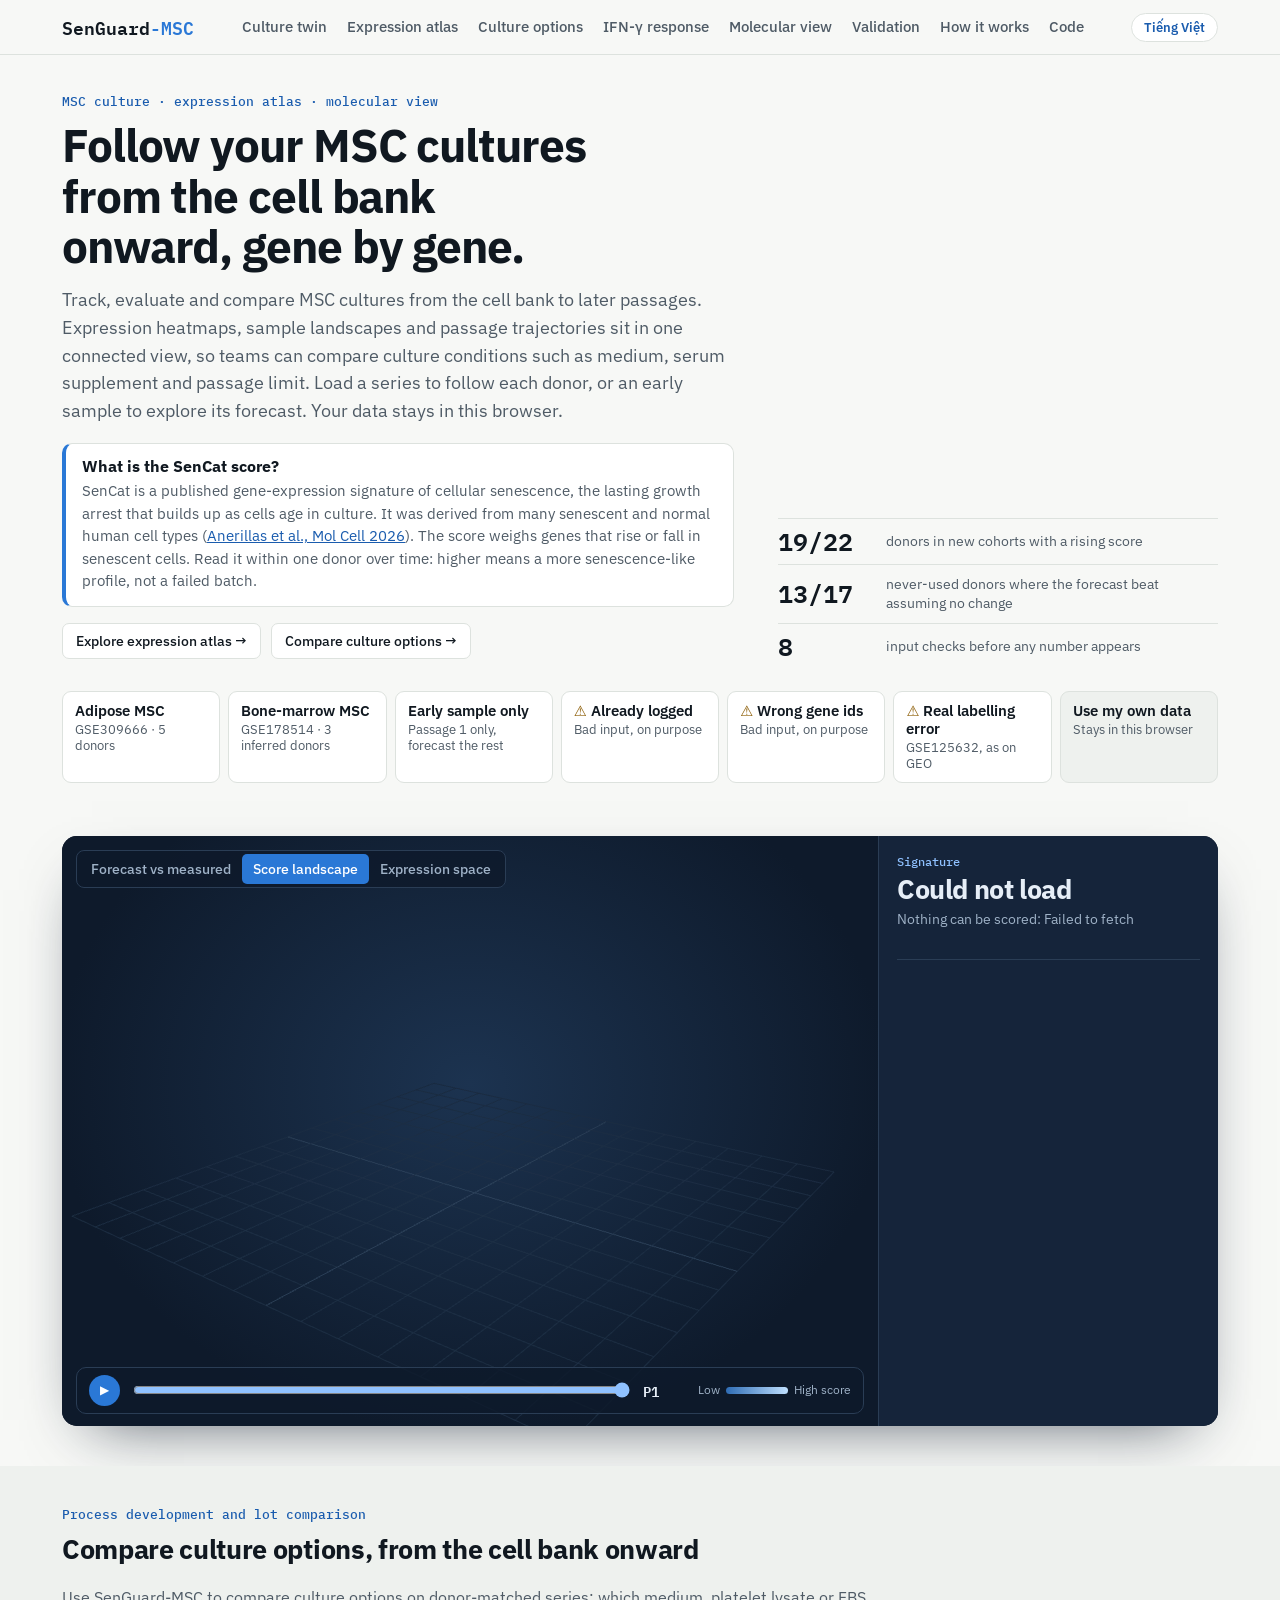
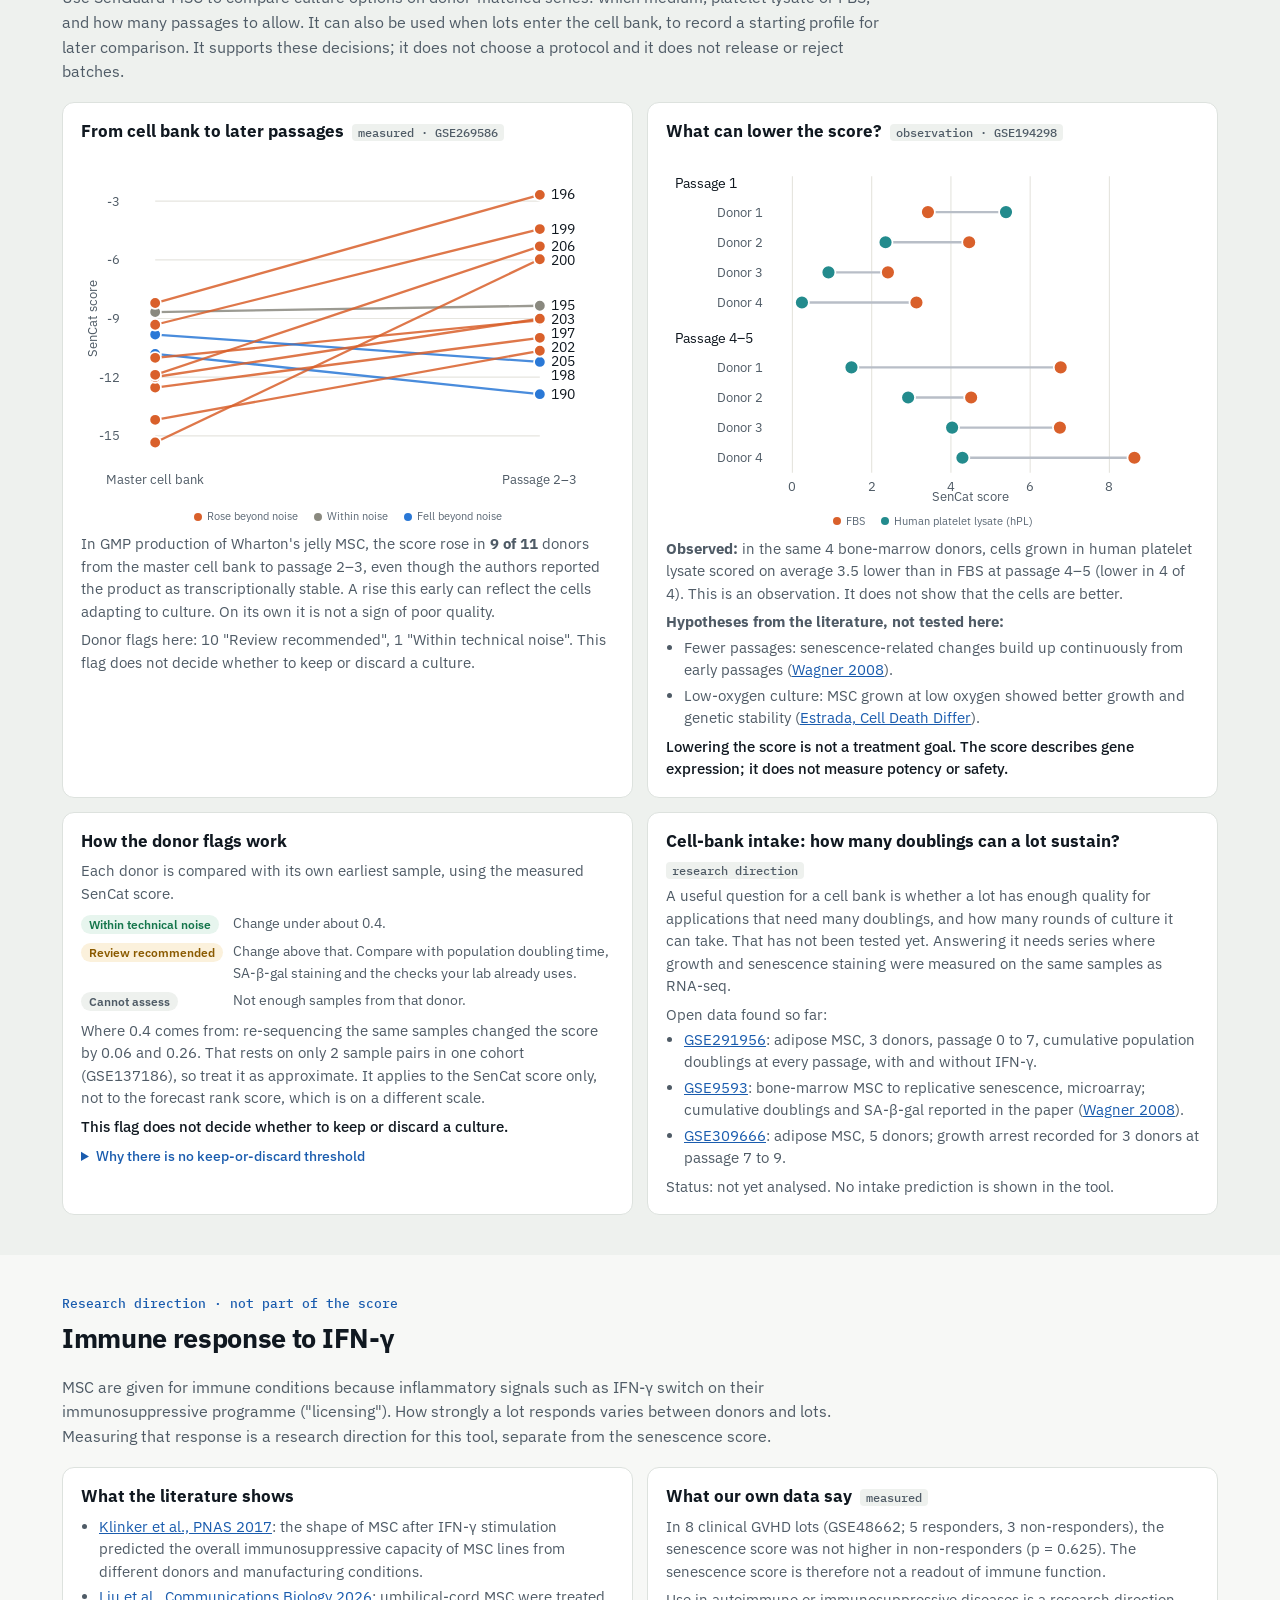
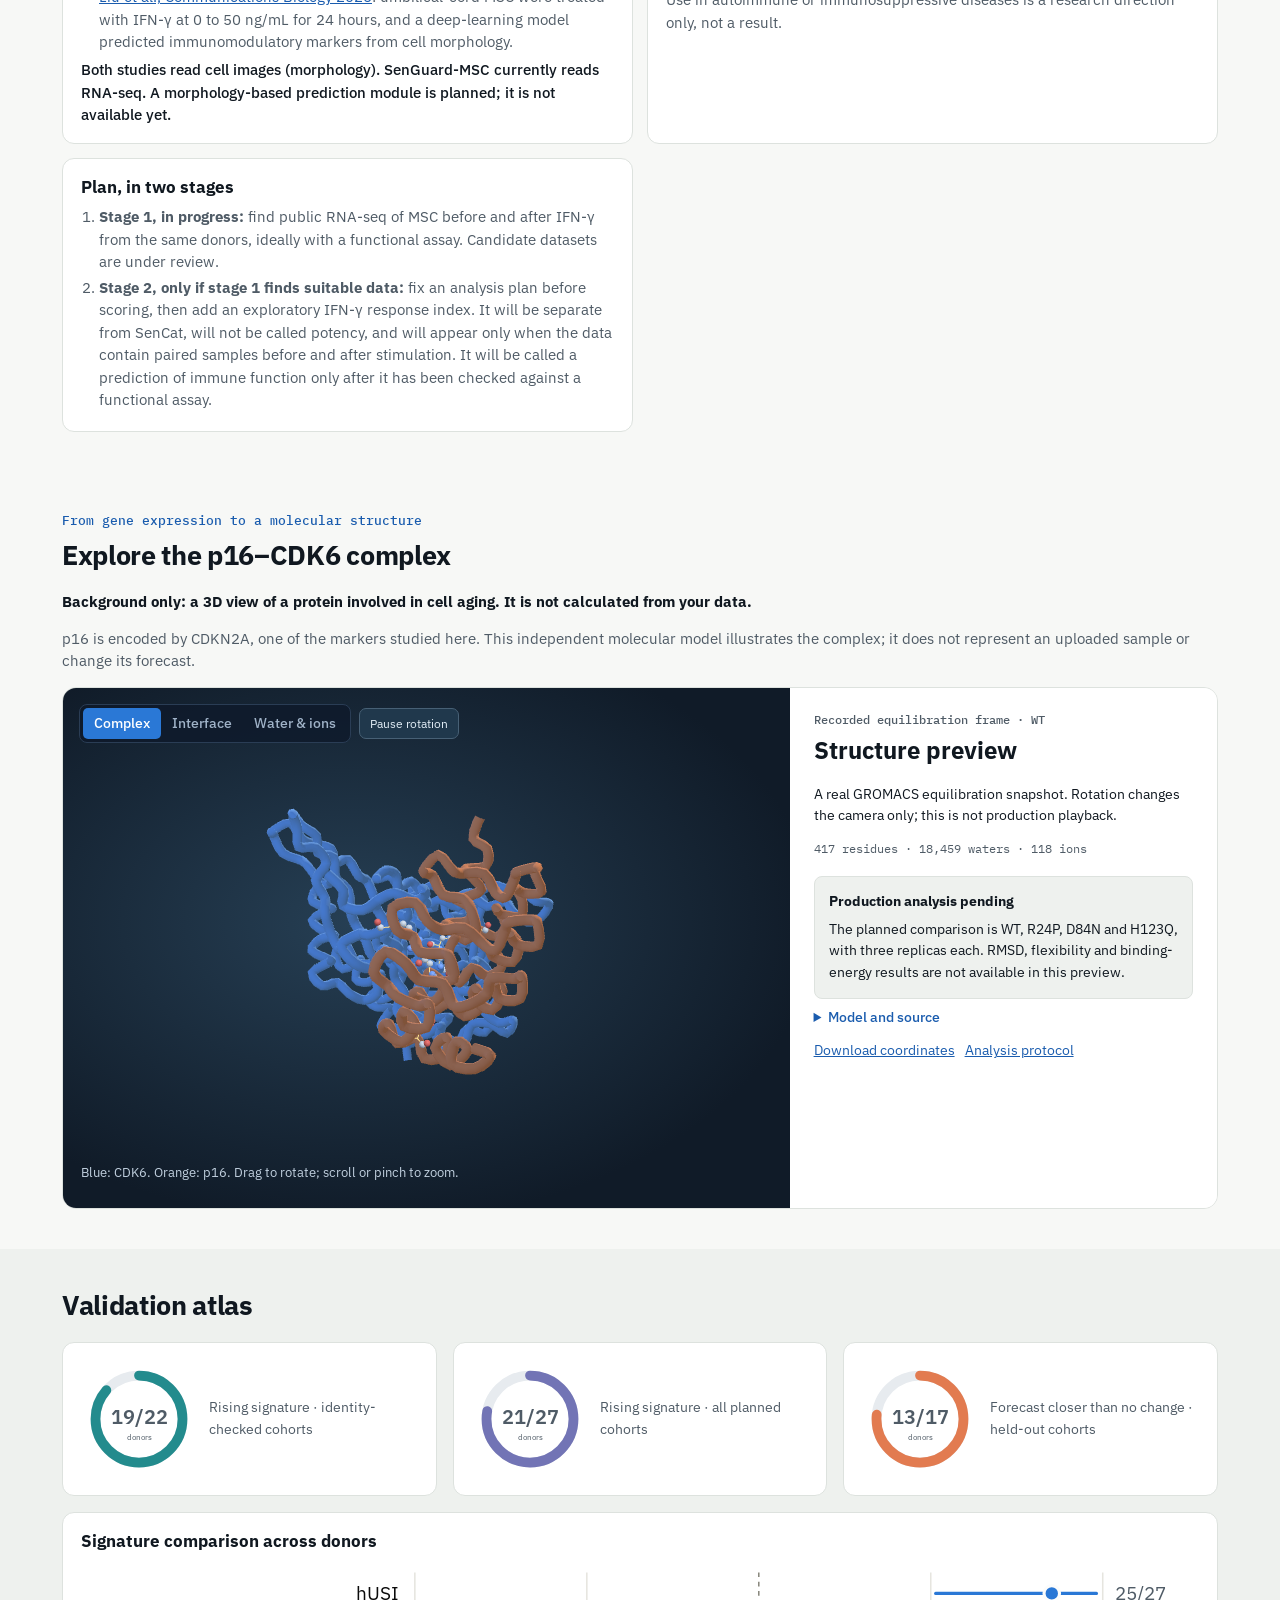
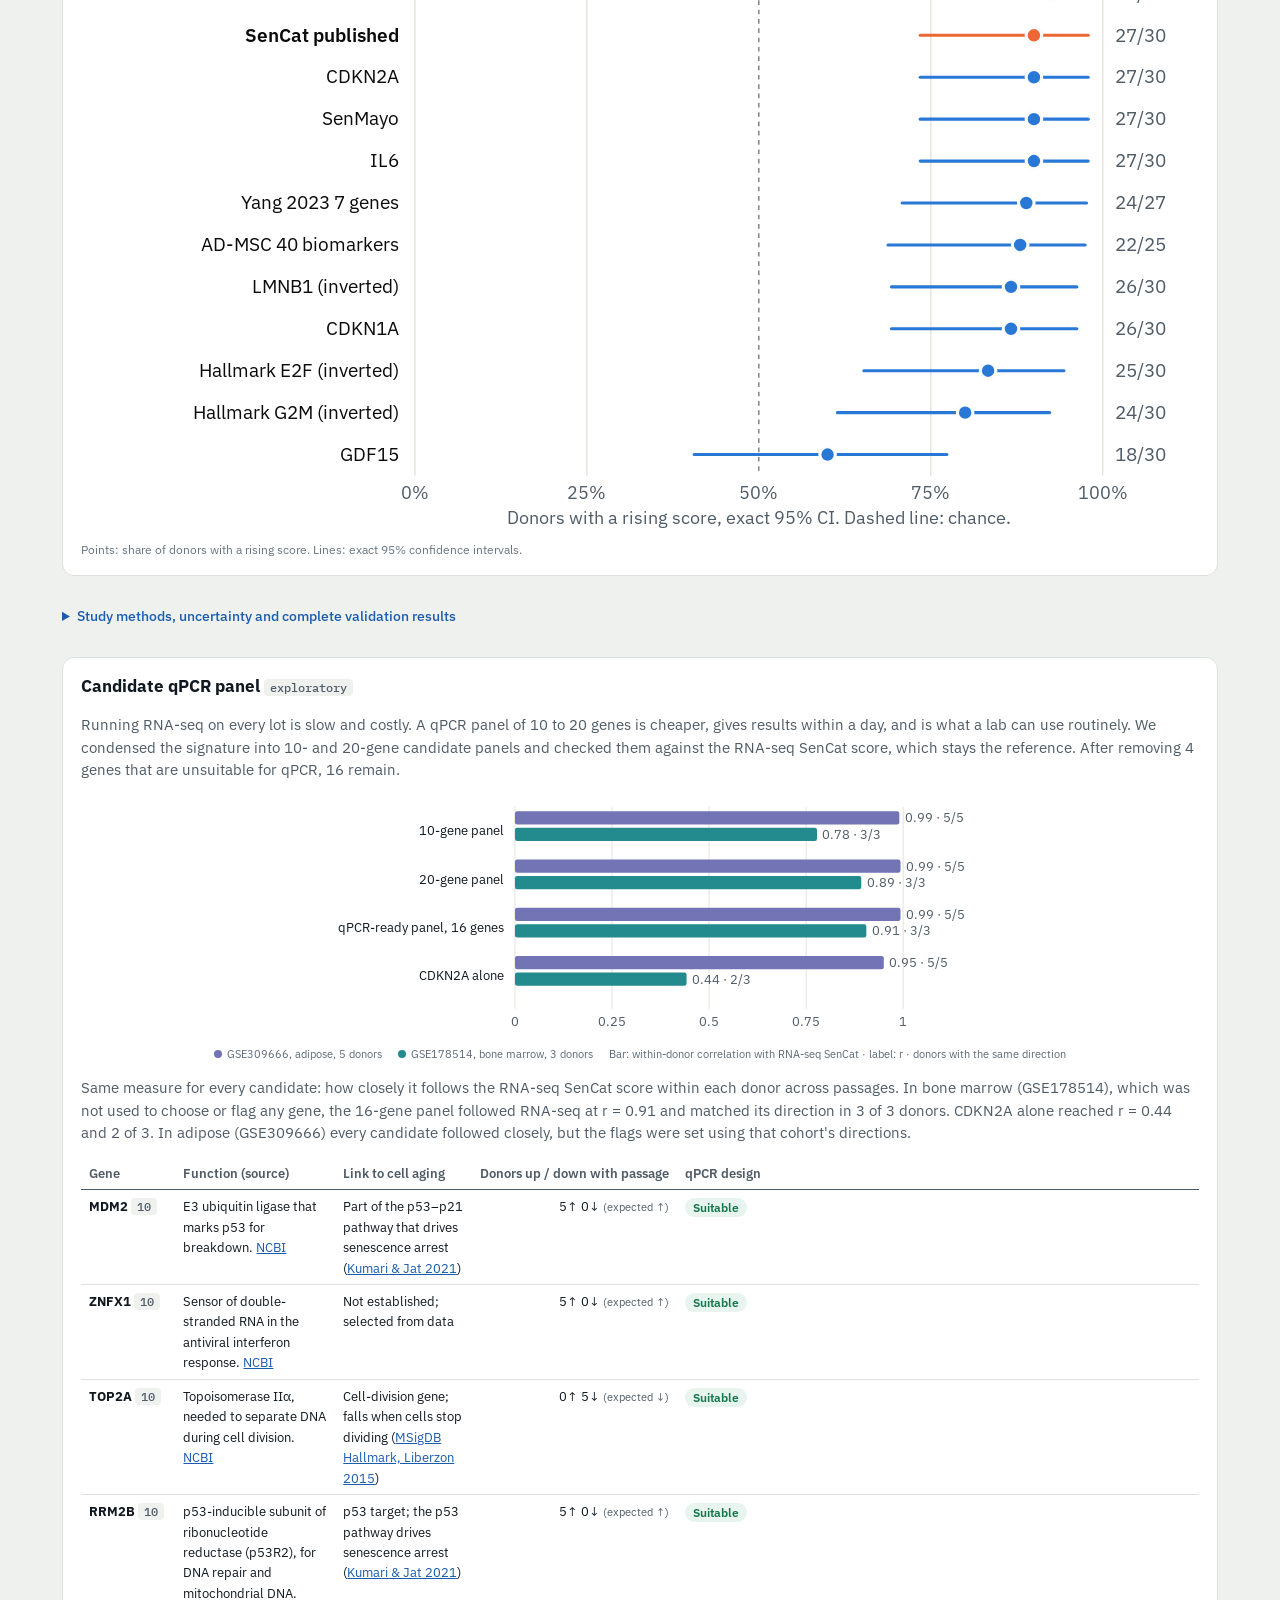
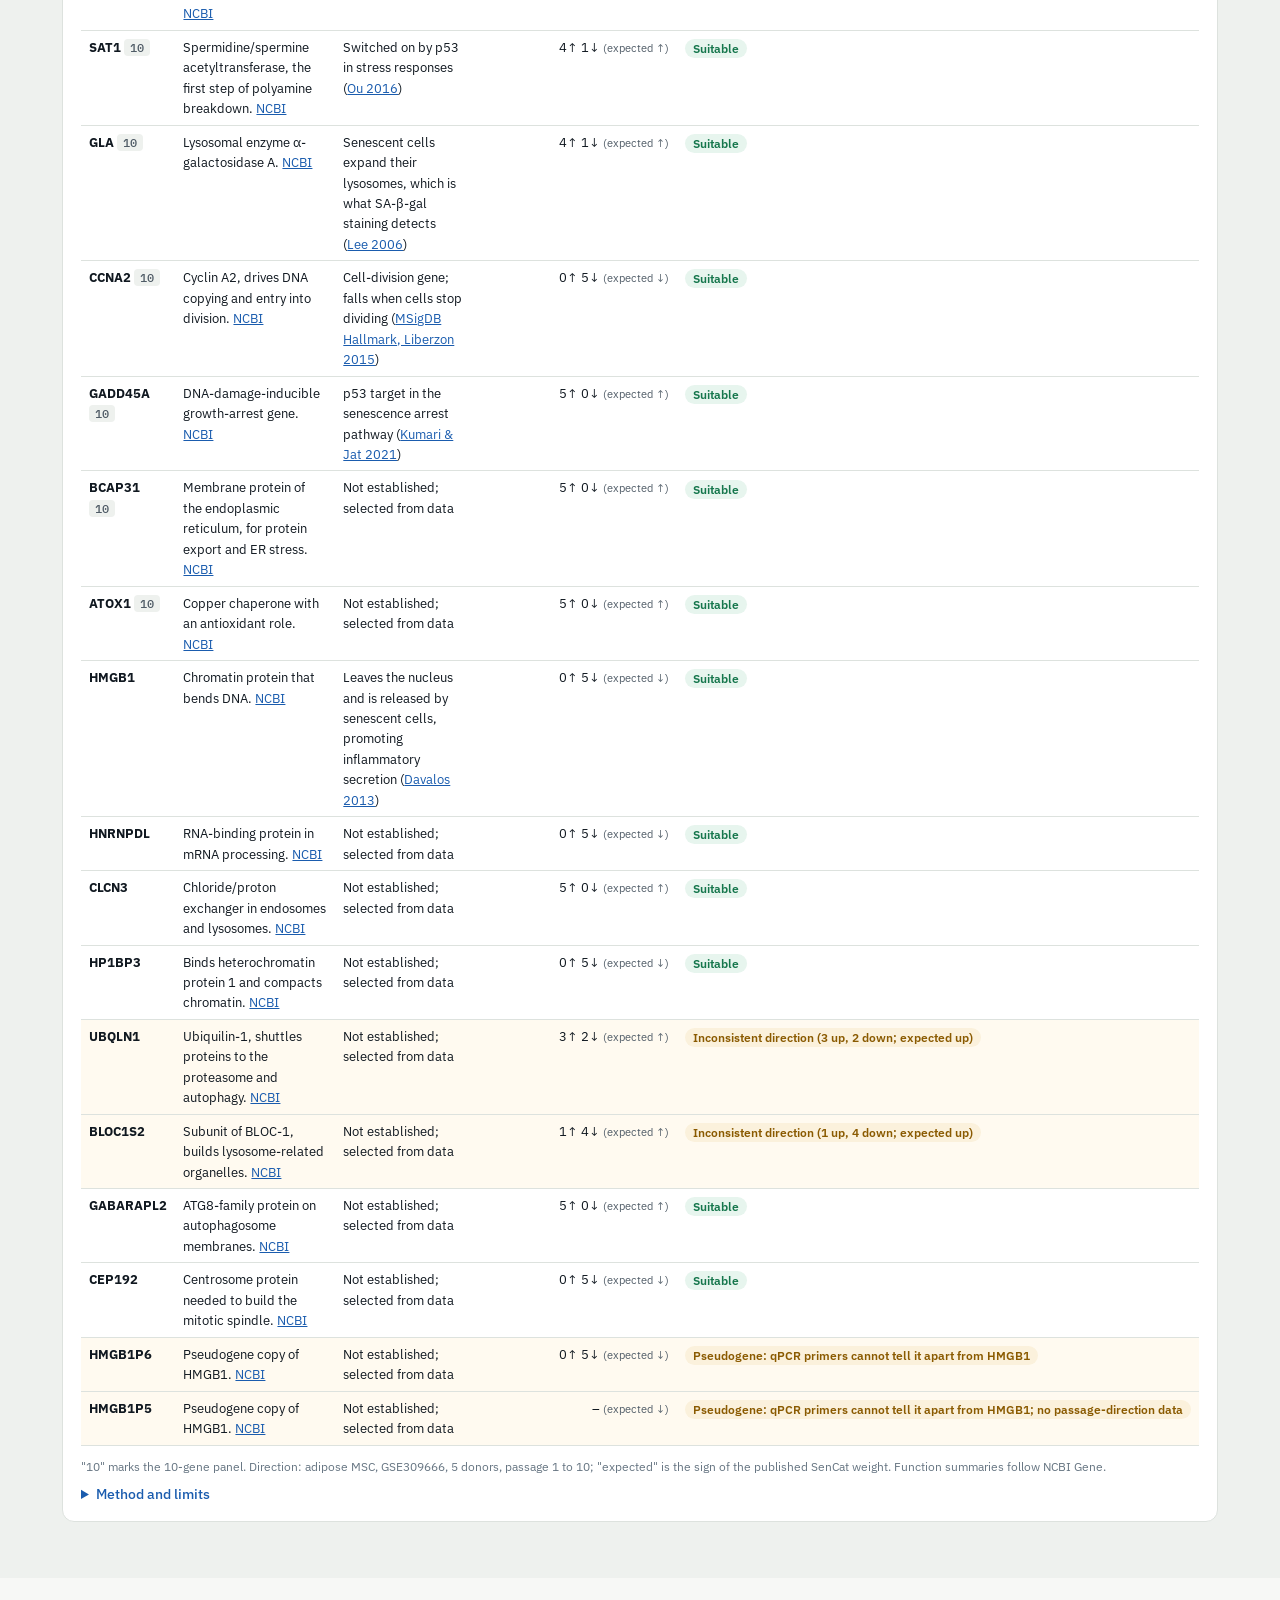
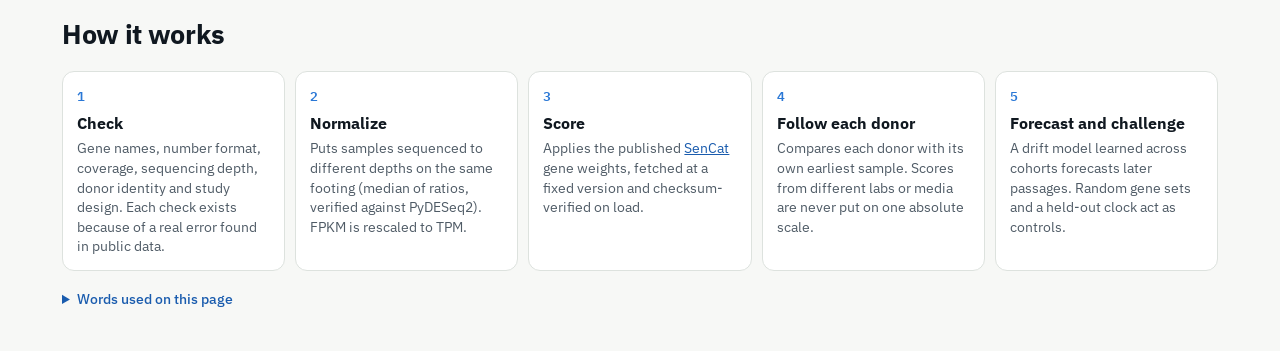
<file: site/index.html>
<!DOCTYPE html>
<html lang="en">
<head>
<meta charset="utf-8">
<meta name="viewport" content="width=device-width, initial-scale=1">
<title>SenGuard-MSC</title>
<meta name="description" content="Track and compare MSC cultures from the cell bank onward: expression heatmaps, sample landscapes and passage forecasts in one interactive atlas.">
<link rel="preconnect" href="https://fonts.googleapis.com">
<link rel="preconnect" href="https://fonts.gstatic.com" crossorigin>
<link href="https://fonts.googleapis.com/css2?family=IBM+Plex+Mono:wght@400;500;600&family=IBM+Plex+Sans:wght@400;500;600;700&display=swap" rel="stylesheet">
<link rel="icon" href="icon.svg" type="image/svg+xml">
<link rel="manifest" href="manifest.webmanifest">
<link rel="stylesheet" href="css/app.css">
<script type="importmap">{ "imports": { "three": "./vendor/three.module.min.js" } }</script>
</head>
<body>
<header class="top">
  <div class="wrap top-row">
    <a class="brand" href="#twin">SenGuard<span>-MSC</span></a>
    <nav aria-label="Sections">
      <a href="#twin" data-i18n="navTwin">Culture twin</a>
      <a href="#expression-atlas" data-i18n="navAtlas">Expression atlas</a>
      <a href="#process" data-i18n="navProcess">Culture options</a>
      <a href="#immune" data-i18n="navImmune">IFN-γ response</a>
      <a href="#molecular" data-i18n="navMolecular">Molecular view</a>
      <a href="#evidence" data-i18n="navEvidence">Validation</a>
      <a href="#method" data-i18n="navMethod">How it works</a>
      <a href="https://github.com/DWIND-source/senguard-msc" data-i18n="navCode">Code</a>
    </nav>
    <button type="button" id="lang-toggle" class="lang-toggle" lang="vi" aria-label="Xem bằng tiếng Việt">Tiếng Việt</button>
  </div>
</header>

<section class="hero">
  <div class="wrap hero-grid">
    <div>
      <p class="kicker" data-i18n="heroKicker">MSC culture · expression atlas · molecular view</p>
      <h1 data-i18n="heroTitle">Follow your MSC cultures from the cell bank onward, gene by gene.</h1>
      <p class="lede" data-i18n="heroLede">Track, evaluate and compare MSC cultures from the cell bank to later passages. Expression heatmaps, sample landscapes and passage trajectories sit in one connected view, so teams can compare culture conditions such as medium, serum supplement and passage limit. Load a series to follow each donor, or an early sample to explore its forecast. Your data stays in this browser.</p>
      <aside class="explain" id="sencat-what" aria-labelledby="sencat-what-h">
        <h2 id="sencat-what-h" data-i18n="sencatWhatH">What is the SenCat score?</h2>
        <p data-i18n="sencatWhat">SenCat is a published gene-expression signature of cellular senescence, the lasting growth arrest that builds up as cells age in culture. It was derived from many senescent and normal human cell types (<a href="https://doi.org/10.1016/j.molcel.2026.05.017">Anerillas et al., Mol Cell 2026</a>). The score weighs genes that rise or fall in senescent cells. Read it within one donor over time: higher means a more senescence-like profile, not a failed batch.</p>
      </aside>
      <div class="actions"><a class="secondary" href="#expression-atlas" data-i18n="heroAtlas">Explore expression atlas →</a><a class="secondary" href="#process" data-i18n="heroProcess">Compare culture options →</a></div>
    </div>
    <dl class="hero-stats" id="hero-stats" aria-label="Key results"></dl>
  </div>
</section>

<main>
  <section id="twin" class="wrap" aria-labelledby="twin-h">
    <h2 id="twin-h" class="sr">Culture twin</h2>
    <div class="scenarios" role="group" aria-label="Choose data">
      <button type="button" class="scenario" data-scenario="adipose"><b data-i18n="scAdipose">Adipose MSC</b><small data-i18n="scAdiposeS">GSE309666 · 5 donors</small></button>
      <button type="button" class="scenario" data-scenario="marrow"><b data-i18n="scMarrow">Bone-marrow MSC</b><small data-i18n="scMarrowS">GSE178514 · 3 inferred donors</small></button>
      <button type="button" class="scenario" data-scenario="early"><b data-i18n="scEarly">Early sample only</b><small data-i18n="scEarlyS">Passage 1 only, forecast the rest</small></button>
      <button type="button" class="scenario bad" data-scenario="logged"><b data-i18n="scLogged">Already logged</b><small data-i18n="scBadS">Bad input, on purpose</small></button>
      <button type="button" class="scenario bad" data-scenario="entrez"><b data-i18n="scEntrez">Wrong gene ids</b><small data-i18n="scBadS">Bad input, on purpose</small></button>
      <button type="button" class="scenario bad" data-scenario="mislabelled"><b data-i18n="scMislabel">Real labelling error</b><small data-i18n="scMislabelS">GSE125632, as on GEO</small></button>
      <button type="button" class="scenario own" data-scenario="upload"><b data-i18n="scUpload">Use my own data</b><small data-i18n="scUploadS">Stays in this browser</small></button>
    </div>

    <form id="upload" class="upload" hidden>
      <div class="field"><label for="f-table" data-i18n="upTable">1. Expression table</label><input id="f-table" type="file" accept=".tsv,.csv,.txt,.gz" required><small data-i18n="upTableS">First column Ensembl id or gene symbol, one column per sample. .tsv, .csv or .gz</small></div>
      <div class="field"><label for="f-scale" data-i18n="upScale">2. Declared scale</label><select id="f-scale"><option value="counts">Counts</option><option value="tpm">TPM</option><option value="fpkm">FPKM</option></select><small data-i18n="upScaleS">Untransformed values only</small></div>
      <div class="field"><label for="f-sheet" data-i18n="upSheet">Sample sheet (optional)</label><input id="f-sheet" type="file" accept=".csv,.tsv,.txt"><small data-i18n="upSheetS">Columns sample_id, donor, passage, or fill in the table below</small></div>
      <div class="sheet" id="sheet-box" hidden>
        <p class="sheet-title"><b data-i18n="upTell">3. Tell us about each sample</b> <span id="sheet-note"></span></p>
        <div class="table-wrap sheet-scroll"><table><thead><tr><th data-i18n="upUse">Use</th><th data-i18n="upColumn">Column</th><th data-i18n="upDonor">Donor</th><th data-i18n="upPassage">Passage</th></tr></thead><tbody id="sheet-rows"></tbody></table></div>
      </div>
      <div class="upload-actions"><button type="submit" class="primary" data-i18n="upRun">Check and build twin</button><a class="secondary" href="data/example_sample_sheet.csv" download data-i18n="upExample">Example sheet</a></div>
    </form>

    <ol class="rail" id="rail" aria-label="Input checks"></ol>
    <p class="rail-detail" id="rail-detail" role="status" aria-live="polite"></p>

    <div class="stage" id="stage">
      <div class="canvas-wrap">
        <div class="canvas" id="canvas"></div>
        <div class="stage-top">
          <div class="seg" role="group" aria-label="View">
            <button type="button" id="v-fore" aria-pressed="false" data-i18n="vFore">Forecast vs measured</button>
            <button type="button" id="v-land" aria-pressed="true" data-i18n="vLand">Score landscape</button>
            <button type="button" id="v-space" aria-pressed="false" data-i18n="vSpace">Expression space</button>
          </div>
          <p class="view-note" id="view-note"></p>
        </div>
        <div class="stage-bottom" id="timeline">
          <button type="button" class="play" id="play" aria-label="Play through passages">&#9654;</button>
          <label class="sr" for="slider">Show samples up to passage</label>
          <input type="range" id="slider" min="0" max="1" step="1" value="1">
          <output id="slider-out" for="slider">P1</output>
          <div class="scale" aria-hidden="true"><span data-i18n="scaleLow">Low</span><i></i><span data-i18n="scaleHigh">High score</span></div>
        </div>
        <div class="refusal" id="refusal" hidden>
          <span class="big-x" aria-hidden="true">&#10005;</span>
          <h3 id="refusal-title"></h3>
          <p id="refusal-body"></p>
          <p class="refusal-foot" data-i18n="refusalFoot">A number from this input would look valid and be wrong, so no twin is built.</p>
        </div>
        <p class="no-webgl" id="no-webgl" hidden data-i18n="noWebgl">3D isn't available in this browser. All results are in the charts below.</p>
      </div>
      <aside class="inspector" aria-label="Twin details">
        <div class="verdict-block">
          <p class="eyebrow" id="in-label">Loading...</p>
          <p class="headline" id="in-headline"></p>
          <p class="sub" id="in-sub"></p>
        </div>
        <div class="donors" id="donors" role="group" aria-label="Focus on a donor"></div>
        <p class="reading-line" id="reading-line" aria-live="polite"></p>
        <div class="record" id="record"></div>
        <p class="status" id="status" role="status" aria-live="polite"></p>
      </aside>
    </div>

    <div id="results" class="results"></div>
  </section>

  <section id="process" class="band" aria-labelledby="process-h">
    <div class="wrap">
      <p class="kicker" data-i18n="processKicker">Process development and lot comparison</p>
      <h2 id="process-h" data-i18n="processH">Compare culture options, from the cell bank onward</h2>
      <div id="process-body"><p class="status">Loading...</p></div>
    </div>
  </section>

  <section id="immune" class="wrap" aria-labelledby="immune-h">
    <p class="kicker" data-i18n="immuneKicker">Research direction · not part of the score</p>
    <h2 id="immune-h" data-i18n="immuneH">Immune response to IFN-γ</h2>
    <div id="immune-body"></div>
  </section>

  <section id="molecular" class="wrap" aria-labelledby="molecular-h">
    <p class="kicker" data-i18n="molKicker">From gene expression to a molecular structure</p>
    <h2 id="molecular-h" data-i18n="molH">Explore the p16–CDK6 complex</h2>
    <p class="note background-only" data-i18n="molBackground"><b>Background only: a 3D view of a protein involved in cell aging. It is not calculated from your data.</b></p>
    <p class="note" data-i18n="molNote">p16 is encoded by CDKN2A, one of the markers studied here. This independent molecular model illustrates the complex; it does not represent an uploaded sample or change its forecast.</p>
    <div class="md-preview-layout">
      <div class="md-preview-stage">
        <div id="md-canvas" role="img" aria-label="Interactive molecular structure: CDK6 in blue, p16 in orange"></div>
        <p id="md-loading" class="md-loading" role="status">Loading the recorded structure...</p>
        <div id="md-preview-controls" class="md-preview-controls" hidden>
          <div id="md-preview-views" class="seg" role="group" aria-label="Molecular view">
            <button type="button" data-mode="chain" aria-pressed="true" data-i18n="mdComplex">Complex</button>
            <button type="button" data-mode="interface" aria-pressed="false" data-i18n="mdInterface">Interface</button>
            <button type="button" data-mode="water" aria-pressed="false" data-i18n="mdWater">Water &amp; ions</button>
          </div>
          <button type="button" id="md-rotate" aria-pressed="false">Rotate view</button>
        </div>
        <p id="md-preview-note" class="md-preview-note"></p>
      </div>
      <aside class="md-preview-info">
        <p class="eyebrow" data-i18n="mdEyebrow">Recorded equilibration frame · WT</p>
        <h3 data-i18n="mdPreviewH">Structure preview</h3>
        <p id="md-source-status">One real frame from the GROMACS build and equilibration run.</p>
        <p id="md-snapshot-info" class="md-counts"></p>
        <div class="md-pending"><b data-i18n="mdPendingH">Production analysis pending</b><p data-i18n="mdPending">The planned comparison is WT, R24P, D84N and H123Q, with three replicas each. RMSD, flexibility and binding-energy results are not available in this preview.</p></div>
        <details><summary data-i18n="mdModelSource">Model and source</summary>
          <p>Starting complex: PDB <a href="https://www.rcsb.org/structure/1BI7">1BI7</a>. CDK6 residues 49–71 were modelled from <a href="https://www.rcsb.org/structure/1BLX">1BLX</a>. The backbone is drawn through C-alpha atoms; selected side chains are shown as sticks.</p>
          <p>Snapshot: <a href="https://www.kaggle.com/code/phongnguyendinh/senguard-msc-h">kernel H</a>, <code>systems/wt/npt.gro</code>. Protein chains are brought into the same periodic image. No synthetic motion is added.</p>
          <p>Source SHA-256: <code id="md-source-hash" class="md-hash"></code></p>
        </details>
        <div class="actions"><a href="data/md/preview.json.gz" download data-i18n="mdDownload">Download coordinates</a><a href="https://github.com/DWIND-source/senguard-msc/blob/main/deliverables/reports/ANALYSIS_AMENDMENT_4_MD.md" data-i18n="mdProtocol">Analysis protocol</a></div>
      </aside>
    </div>
  </section>

  <section id="evidence" class="band" aria-labelledby="evidence-h">
    <div class="wrap">
      <h2 id="evidence-h" data-i18n="evidenceH">Validation atlas</h2>
      <div id="evidence-body"><p class="status">Loading results...</p></div>
      <div id="panel-body"></div>
    </div>
  </section>

  <section id="method" class="wrap" aria-labelledby="method-h">
    <h2 id="method-h" data-i18n="methodH">How it works</h2>
    <ol class="pipeline">
      <li><span>1</span><b data-i18n="m1">Check</b><p data-i18n="m1p">Gene names, number format, coverage, sequencing depth, donor identity and study design. Each check exists because of a real error found in public data.</p></li>
      <li><span>2</span><b data-i18n="m2">Normalize</b><p data-i18n="m2p">Puts samples sequenced to different depths on the same footing (median of ratios, verified against PyDESeq2). FPKM is rescaled to TPM.</p></li>
      <li><span>3</span><b data-i18n="m3">Score</b><p data-i18n="m3p">Applies the published <a href="https://doi.org/10.1016/j.molcel.2026.05.017">SenCat</a> gene weights, fetched at a fixed version and checksum-verified on load.</p></li>
      <li><span>4</span><b data-i18n="m4">Follow each donor</b><p data-i18n="m4p">Compares each donor with its own earliest sample. Scores from different labs or media are never put on one absolute scale.</p></li>
      <li><span>5</span><b data-i18n="m5">Forecast and challenge</b><p data-i18n="m5p">A drift model learned across cohorts forecasts later passages. Random gene sets and a held-out clock act as controls.</p></li>
    </ol>
    <details class="glossary"><summary data-i18n="glossH">Words used on this page</summary>
      <dl data-i18n="gloss">
        <dt>MSC</dt><dd>Mesenchymal stromal cells, grown in the lab from bone marrow, fat, umbilical cord or other tissue.</dd>
        <dt>Passage (P)</dt><dd>One round of splitting a culture into new flasks. P3 means the cells have been split three times.</dd>
        <dt>Donor</dt><dd>The person the cells came from. Each donor is compared with itself.</dd>
        <dt>Cell bank</dt><dd>Frozen stock of early cells (master or working bank) that later cultures are grown from.</dd>
        <dt>Senescence</dt><dd>A lasting stop in cell division that builds up with age and repeated culture.</dd>
        <dt>RNA-seq</dt><dd>Sequencing that measures the activity (expression) of all genes at once. It is the reference method here.</dd>
        <dt>qPCR</dt><dd>A faster, cheaper test that measures a small set of chosen genes.</dd>
        <dt>Z-score (heatmap colour)</dt><dd>How far one sample sits from that gene's average across the samples shown, in standard deviations.</dd>
        <dt>Forecast</dt><dd>A model estimate of later passages from an early sample. It is not a measurement.</dd>
      </dl>
    </details>
  </section>
</main>
<div id="tip" class="tip" role="tooltip" hidden></div>
<script type="module" src="js/app.js"></script>
<script type="module" src="js/md-preview.js"></script>
</body>
</html>
</file>
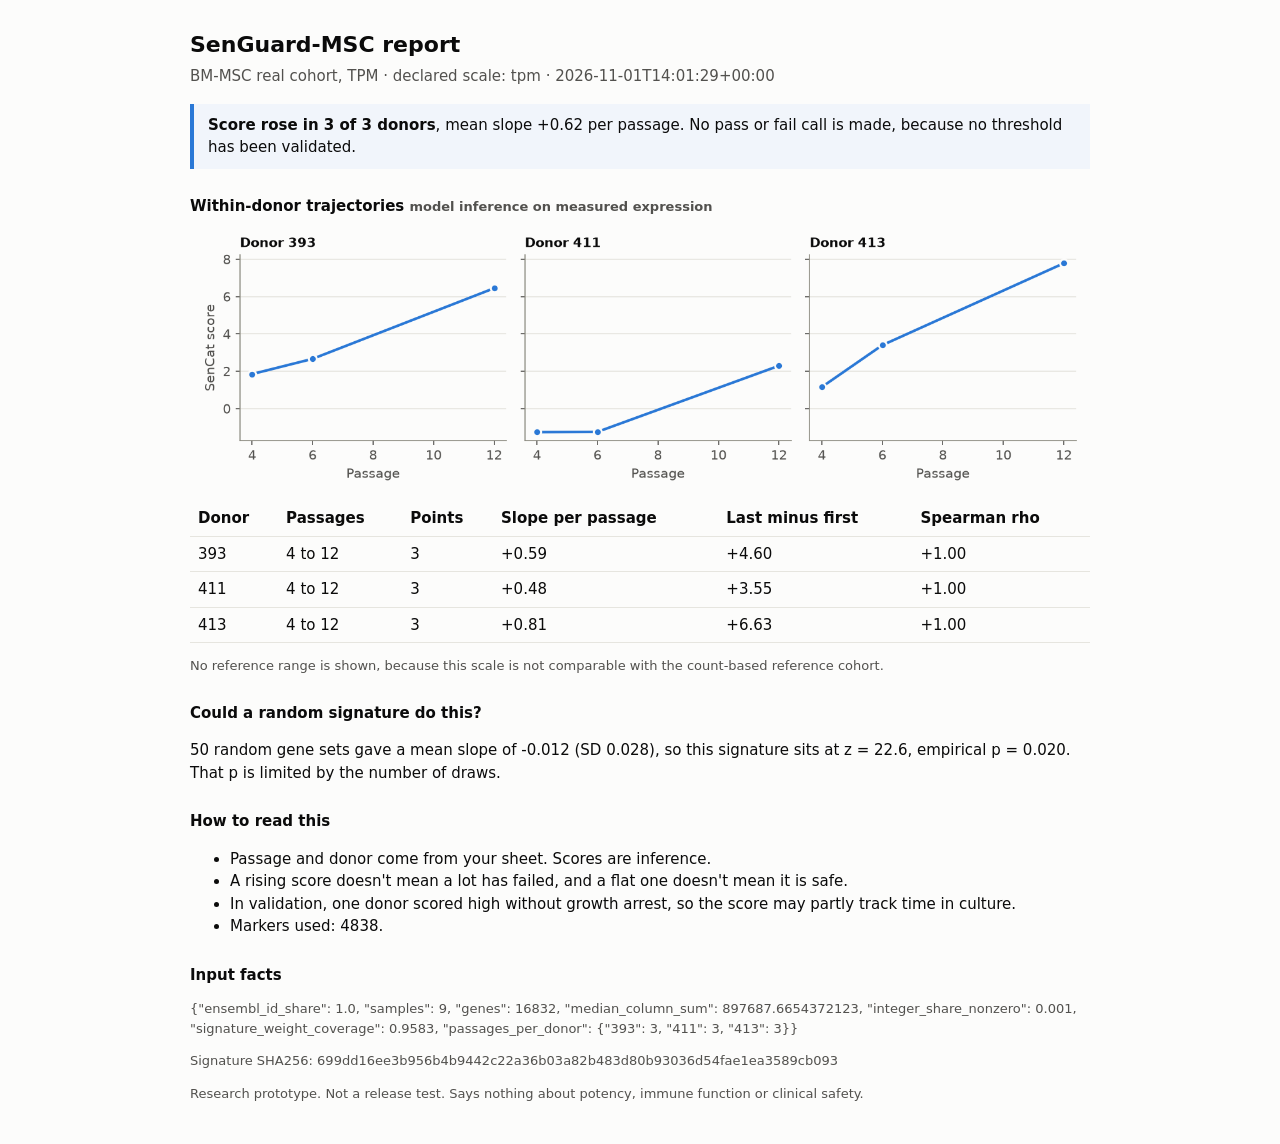
<file: deliverables/demo/report_GSE178514_BM_MSC.html>
<!DOCTYPE html><html lang="en"><head><meta charset="utf-8"><meta name="viewport" content="width=device-width,initial-scale=1"><title>SenGuard-MSC report: BM-MSC real cohort, TPM</title><style>:root{--bg:#fcfcfb;--ink:#0b0b0b;--ink2:#52514e;--line:#e6e5df;--accent:#2a78d6;--stop:#b3261e}body{background:var(--bg);color:var(--ink);font:15px/1.5 system-ui,Segoe UI,sans-serif;max-width:900px;margin:0 auto;padding:28px 18px}h1{font-size:22px;margin:0}h2{font-size:15px;margin:26px 0 6px}.sub{color:var(--ink2);margin:4px 0 16px}.banner{border-left:4px solid var(--accent);padding:10px 14px;background:#f1f5fb}.stop{border-color:var(--stop);background:#fbf1f0}table{border-collapse:collapse;width:100%;font-variant-numeric:tabular-nums}td,th{border-bottom:1px solid var(--line);padding:6px 8px;text-align:left}img{max-width:100%}.tag{color:var(--ink2);font-size:13px}</style></head><body><h1>SenGuard-MSC report</h1><p class="sub">BM-MSC real cohort, TPM · declared scale: tpm · 2026-11-01T14:01:29+00:00</p><div class="banner"><b>Score rose in 3 of 3 donors</b>, mean slope +0.62 per passage. No pass or fail call is made, because no threshold has been validated.</div><h2>Within-donor trajectories <span class="tag">model inference on measured expression</span></h2><img alt="SenCat score by passage for each donor" src="[data-uri]"><table><tr><th>Donor</th><th>Passages</th><th>Points</th><th>Slope per passage</th><th>Last minus first</th><th>Spearman rho</th></tr><tr><td>393</td><td>4 to 12</td><td>3</td><td>+0.59</td><td>+4.60</td><td>+1.00</td></tr><tr><td>411</td><td>4 to 12</td><td>3</td><td>+0.48</td><td>+3.55</td><td>+1.00</td></tr><tr><td>413</td><td>4 to 12</td><td>3</td><td>+0.81</td><td>+6.63</td><td>+1.00</td></tr></table><p class="tag">No reference range is shown, because this scale is not comparable with the count-based reference cohort.</p><h2>Could a random signature do this?</h2><p>50 random gene sets gave a mean slope of -0.012 (SD 0.028), so this signature sits at z = 22.6, empirical p = 0.020. That p is limited by the number of draws.</p><h2>How to read this</h2><ul><li>Passage and donor come from your sheet. Scores are inference.</li><li>A rising score doesn't mean a lot has failed, and a flat one doesn't mean it is safe.</li><li>In validation, one donor scored high without growth arrest, so the score may partly track time in culture.</li><li>Markers used: 4838.</li></ul><h2>Input facts</h2><p class="tag">{&quot;ensembl_id_share&quot;: 1.0, &quot;samples&quot;: 9, &quot;genes&quot;: 16832, &quot;median_column_sum&quot;: 897687.6654372123, &quot;integer_share_nonzero&quot;: 0.001, &quot;signature_weight_coverage&quot;: 0.9583, &quot;passages_per_donor&quot;: {&quot;393&quot;: 3, &quot;411&quot;: 3, &quot;413&quot;: 3}}</p><p class="tag">Signature SHA256: 699dd16ee3b956b4b9442c22a36b03a82b483d80b93036d54fae1ea3589cb093</p><p class="tag">Research prototype. Not a release test. Says nothing about potency, immune function or clinical safety.</p></body></html>
</file>
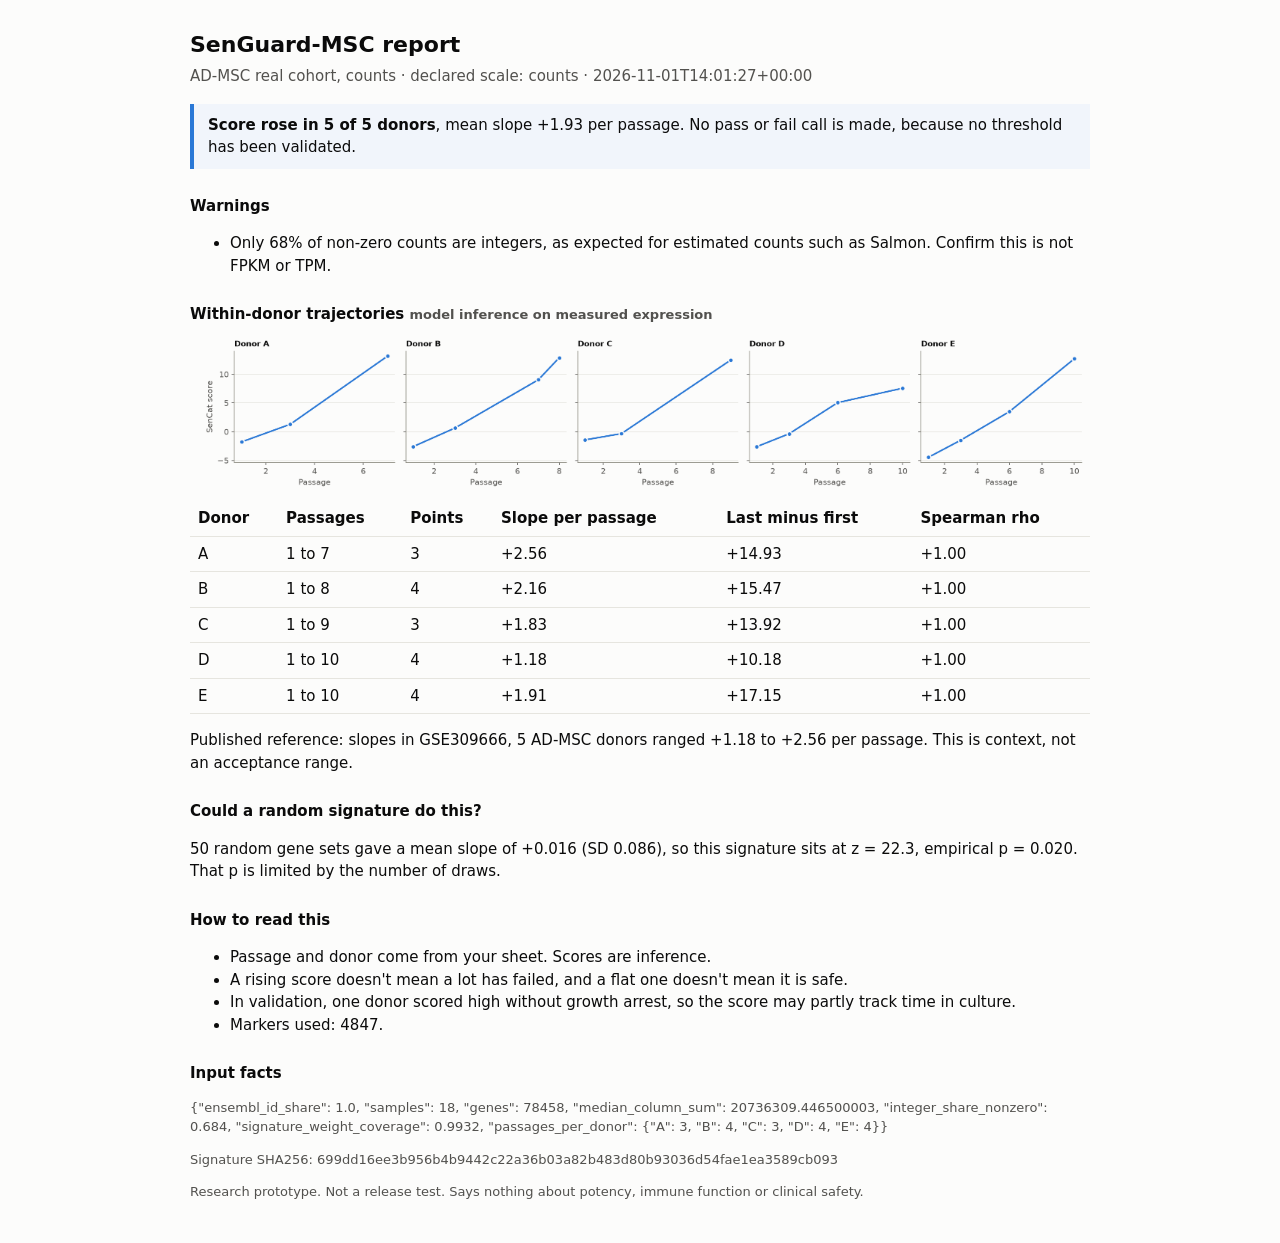
<file: deliverables/demo/report_GSE309666_AD_MSC.html>
<!DOCTYPE html><html lang="en"><head><meta charset="utf-8"><meta name="viewport" content="width=device-width,initial-scale=1"><title>SenGuard-MSC report: AD-MSC real cohort, counts</title><style>:root{--bg:#fcfcfb;--ink:#0b0b0b;--ink2:#52514e;--line:#e6e5df;--accent:#2a78d6;--stop:#b3261e}body{background:var(--bg);color:var(--ink);font:15px/1.5 system-ui,Segoe UI,sans-serif;max-width:900px;margin:0 auto;padding:28px 18px}h1{font-size:22px;margin:0}h2{font-size:15px;margin:26px 0 6px}.sub{color:var(--ink2);margin:4px 0 16px}.banner{border-left:4px solid var(--accent);padding:10px 14px;background:#f1f5fb}.stop{border-color:var(--stop);background:#fbf1f0}table{border-collapse:collapse;width:100%;font-variant-numeric:tabular-nums}td,th{border-bottom:1px solid var(--line);padding:6px 8px;text-align:left}img{max-width:100%}.tag{color:var(--ink2);font-size:13px}</style></head><body><h1>SenGuard-MSC report</h1><p class="sub">AD-MSC real cohort, counts · declared scale: counts · 2026-11-01T14:01:27+00:00</p><div class="banner"><b>Score rose in 5 of 5 donors</b>, mean slope +1.93 per passage. No pass or fail call is made, because no threshold has been validated.</div><h2>Warnings</h2><ul><li>Only 68% of non-zero counts are integers, as expected for estimated counts such as Salmon. Confirm this is not FPKM or TPM.</li></ul><h2>Within-donor trajectories <span class="tag">model inference on measured expression</span></h2><img alt="SenCat score by passage for each donor" src="[data-uri]"><table><tr><th>Donor</th><th>Passages</th><th>Points</th><th>Slope per passage</th><th>Last minus first</th><th>Spearman rho</th></tr><tr><td>A</td><td>1 to 7</td><td>3</td><td>+2.56</td><td>+14.93</td><td>+1.00</td></tr><tr><td>B</td><td>1 to 8</td><td>4</td><td>+2.16</td><td>+15.47</td><td>+1.00</td></tr><tr><td>C</td><td>1 to 9</td><td>3</td><td>+1.83</td><td>+13.92</td><td>+1.00</td></tr><tr><td>D</td><td>1 to 10</td><td>4</td><td>+1.18</td><td>+10.18</td><td>+1.00</td></tr><tr><td>E</td><td>1 to 10</td><td>4</td><td>+1.91</td><td>+17.15</td><td>+1.00</td></tr></table><p>Published reference: slopes in GSE309666, 5 AD-MSC donors ranged +1.18 to +2.56 per passage. This is context, not an acceptance range.</p><h2>Could a random signature do this?</h2><p>50 random gene sets gave a mean slope of +0.016 (SD 0.086), so this signature sits at z = 22.3, empirical p = 0.020. That p is limited by the number of draws.</p><h2>How to read this</h2><ul><li>Passage and donor come from your sheet. Scores are inference.</li><li>A rising score doesn't mean a lot has failed, and a flat one doesn't mean it is safe.</li><li>In validation, one donor scored high without growth arrest, so the score may partly track time in culture.</li><li>Markers used: 4847.</li></ul><h2>Input facts</h2><p class="tag">{&quot;ensembl_id_share&quot;: 1.0, &quot;samples&quot;: 18, &quot;genes&quot;: 78458, &quot;median_column_sum&quot;: 20736309.446500003, &quot;integer_share_nonzero&quot;: 0.684, &quot;signature_weight_coverage&quot;: 0.9932, &quot;passages_per_donor&quot;: {&quot;A&quot;: 3, &quot;B&quot;: 4, &quot;C&quot;: 3, &quot;D&quot;: 4, &quot;E&quot;: 4}}</p><p class="tag">Signature SHA256: 699dd16ee3b956b4b9442c22a36b03a82b483d80b93036d54fae1ea3589cb093</p><p class="tag">Research prototype. Not a release test. Says nothing about potency, immune function or clinical safety.</p></body></html>
</file>
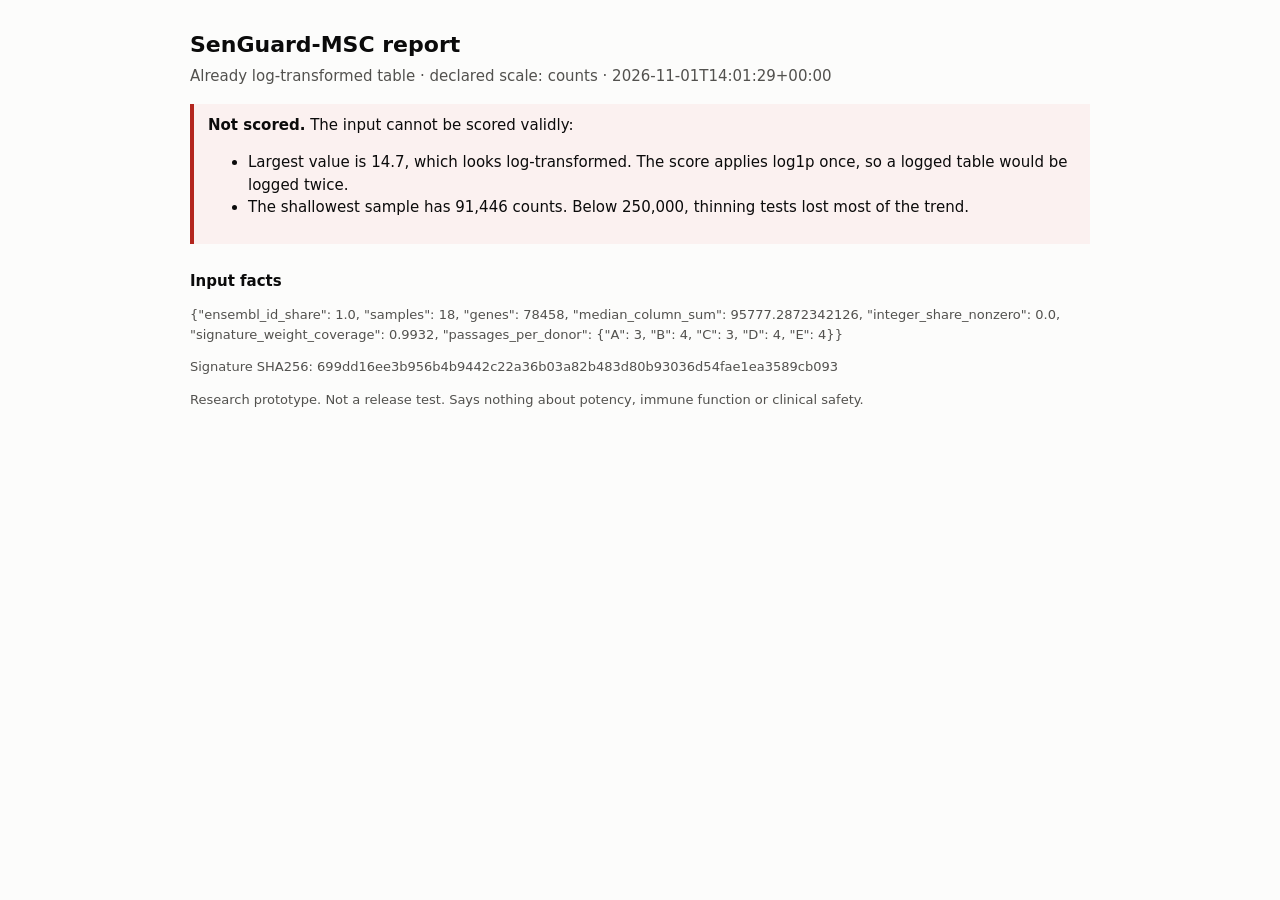
<file: deliverables/demo/report_refused_logged.html>
<!DOCTYPE html><html lang="en"><head><meta charset="utf-8"><meta name="viewport" content="width=device-width,initial-scale=1"><title>SenGuard-MSC report: Already log-transformed table</title><style>:root{--bg:#fcfcfb;--ink:#0b0b0b;--ink2:#52514e;--line:#e6e5df;--accent:#2a78d6;--stop:#b3261e}body{background:var(--bg);color:var(--ink);font:15px/1.5 system-ui,Segoe UI,sans-serif;max-width:900px;margin:0 auto;padding:28px 18px}h1{font-size:22px;margin:0}h2{font-size:15px;margin:26px 0 6px}.sub{color:var(--ink2);margin:4px 0 16px}.banner{border-left:4px solid var(--accent);padding:10px 14px;background:#f1f5fb}.stop{border-color:var(--stop);background:#fbf1f0}table{border-collapse:collapse;width:100%;font-variant-numeric:tabular-nums}td,th{border-bottom:1px solid var(--line);padding:6px 8px;text-align:left}img{max-width:100%}.tag{color:var(--ink2);font-size:13px}</style></head><body><h1>SenGuard-MSC report</h1><p class="sub">Already log-transformed table · declared scale: counts · 2026-11-01T14:01:29+00:00</p><div class="banner stop"><b>Not scored.</b> The input cannot be scored validly:<ul><li>Largest value is 14.7, which looks log-transformed. The score applies log1p once, so a logged table would be logged twice.</li><li>The shallowest sample has 91,446 counts. Below 250,000, thinning tests lost most of the trend.</li></ul></div><h2>Input facts</h2><p class="tag">{&quot;ensembl_id_share&quot;: 1.0, &quot;samples&quot;: 18, &quot;genes&quot;: 78458, &quot;median_column_sum&quot;: 95777.2872342126, &quot;integer_share_nonzero&quot;: 0.0, &quot;signature_weight_coverage&quot;: 0.9932, &quot;passages_per_donor&quot;: {&quot;A&quot;: 3, &quot;B&quot;: 4, &quot;C&quot;: 3, &quot;D&quot;: 4, &quot;E&quot;: 4}}</p><p class="tag">Signature SHA256: 699dd16ee3b956b4b9442c22a36b03a82b483d80b93036d54fae1ea3589cb093</p><p class="tag">Research prototype. Not a release test. Says nothing about potency, immune function or clinical safety.</p></body></html>
</file>
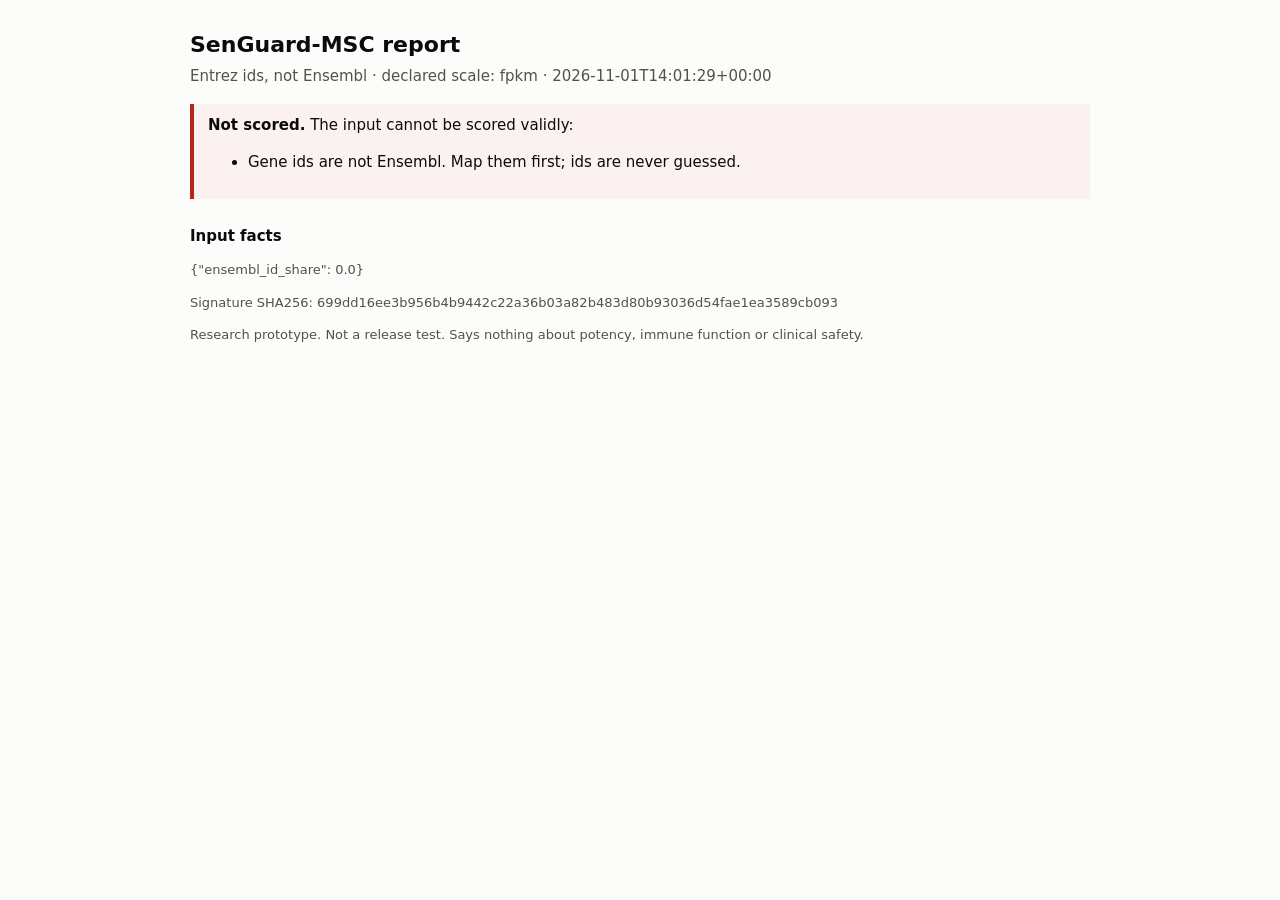
<file: deliverables/demo/report_refused_wrong_ids.html>
<!DOCTYPE html><html lang="en"><head><meta charset="utf-8"><meta name="viewport" content="width=device-width,initial-scale=1"><title>SenGuard-MSC report: Entrez ids, not Ensembl</title><style>:root{--bg:#fcfcfb;--ink:#0b0b0b;--ink2:#52514e;--line:#e6e5df;--accent:#2a78d6;--stop:#b3261e}body{background:var(--bg);color:var(--ink);font:15px/1.5 system-ui,Segoe UI,sans-serif;max-width:900px;margin:0 auto;padding:28px 18px}h1{font-size:22px;margin:0}h2{font-size:15px;margin:26px 0 6px}.sub{color:var(--ink2);margin:4px 0 16px}.banner{border-left:4px solid var(--accent);padding:10px 14px;background:#f1f5fb}.stop{border-color:var(--stop);background:#fbf1f0}table{border-collapse:collapse;width:100%;font-variant-numeric:tabular-nums}td,th{border-bottom:1px solid var(--line);padding:6px 8px;text-align:left}img{max-width:100%}.tag{color:var(--ink2);font-size:13px}</style></head><body><h1>SenGuard-MSC report</h1><p class="sub">Entrez ids, not Ensembl · declared scale: fpkm · 2026-11-01T14:01:29+00:00</p><div class="banner stop"><b>Not scored.</b> The input cannot be scored validly:<ul><li>Gene ids are not Ensembl. Map them first; ids are never guessed.</li></ul></div><h2>Input facts</h2><p class="tag">{&quot;ensembl_id_share&quot;: 0.0}</p><p class="tag">Signature SHA256: 699dd16ee3b956b4b9442c22a36b03a82b483d80b93036d54fae1ea3589cb093</p><p class="tag">Research prototype. Not a release test. Says nothing about potency, immune function or clinical safety.</p></body></html>
</file>
<file: site/css/app.css>
/* Layout idea: a calm paper page with one dark instrument stage at its centre, where a culture series is shown in 3D. */
:root {
  color-scheme: light;
  --bg: #f7f8f6; --card: #ffffff; --band: #eef1ee; --ink: #101820; --ink2: #4f5b66; --line: #dde2de;
  --accent: #1a5cae; --accent2: #2a78d6; --hot: #d9602b;
  --stage: #0e1a2b; --stage2: #15243a; --stage-line: #2a3d55; --stage-ink: #e6eef7; --stage-ink2: #9fb2c7;
  --ok: #15764c; --warn: #8a5a00; --stop: #b3261e; --ok-bg: #e7f5ee; --warn-bg: #fbf1dc; --stop-bg: #fbeae8;
  --sans: 'IBM Plex Sans', system-ui, 'Segoe UI', sans-serif; --mono: 'IBM Plex Mono', ui-monospace, Consolas, monospace;
}
* { box-sizing: border-box; }
[hidden] { display: none !important; }
html { scroll-behavior: smooth; scroll-padding-top: 66px; }
@media (prefers-reduced-motion: reduce) { html { scroll-behavior: auto; } * { transition: none !important; animation: none !important; } }
body { margin: 0; overflow-x: clip; background: var(--bg); color: var(--ink); font: 16px/1.55 var(--sans); }
.wrap { max-width: 1200px; margin: 0 auto; padding: 0 22px; }
.sr { position: absolute; width: 1px; height: 1px; overflow: hidden; clip-path: inset(50%); white-space: nowrap; }
a { color: var(--accent); }
:focus-visible { outline: 2px solid var(--accent2); outline-offset: 2px; border-radius: 4px; }
h2 { font-size: 27px; line-height: 1.2; margin: 0 0 20px; letter-spacing: -0.012em; text-wrap: balance; }
h3 { font-size: 16.5px; margin: 0 0 6px; }
section.wrap, .band { padding-top: 40px; padding-bottom: 40px; }

.top { position: sticky; top: 0; z-index: 20; background: rgba(247, 248, 246, 0.92); backdrop-filter: blur(8px); border-bottom: 1px solid var(--line); }
.top-row { display: flex; justify-content: space-between; align-items: center; gap: 16px; min-height: 54px; flex-wrap: wrap; }
.brand { font: 600 18px var(--mono); color: var(--ink); text-decoration: none; }
.brand span { color: var(--accent2); }
nav { display: flex; gap: 20px; flex-wrap: wrap; }
nav a { color: var(--ink2); text-decoration: none; font-size: 14.5px; font-weight: 500; }
nav a:hover { color: var(--ink); }

.hero { padding: 38px 0 22px; }
.hero-grid { display: grid; grid-template-columns: minmax(0, 1.55fr) minmax(0, 1fr); gap: 34px; align-items: end; }
.kicker { font: 500 13px var(--mono); color: var(--accent); margin: 0 0 10px; }
h1 { font-size: clamp(30px, 4vw, 46px); line-height: 1.1; font-weight: 700; margin: 0 0 14px; letter-spacing: -0.024em; text-wrap: balance; }
.lede { color: var(--ink2); margin: 0; font-size: 18px; max-width: 37em; }
.hero-stats { margin: 0; display: grid; gap: 10px; }
.hero-stats div { display: grid; grid-template-columns: 96px 1fr; gap: 12px; align-items: center; border-top: 1px solid var(--line); padding-top: 10px; }
.hero-stats dt { font: 600 25px var(--mono); line-height: 1; order: 0; }
.hero-stats dd { margin: 0; color: var(--ink2); font-size: 14px; line-height: 1.35; }

#twin { padding-top: 10px; }
.scenarios { display: grid; grid-template-columns: repeat(7, minmax(0, 1fr)); gap: 8px; }
.scenario { text-align: left; padding: 10px 12px; background: var(--card); border: 1px solid var(--line); border-radius: 9px; cursor: pointer; font: inherit; color: var(--ink); display: flex; flex-direction: column; gap: 1px; transition: border-color .15s, box-shadow .15s, transform .15s; }
.scenario b { font-weight: 600; font-size: 14.5px; line-height: 1.25; }
.scenario small { color: var(--ink2); font-size: 12.5px; line-height: 1.3; }
.scenario:hover { border-color: var(--accent2); transform: translateY(-1px); }
.scenario[aria-pressed="true"] { border-color: var(--accent2); box-shadow: 0 0 0 1px var(--accent2), 0 6px 18px rgba(26, 92, 174, .13); }
.scenario.bad b::before { content: '\26A0\FE0E\00A0'; color: var(--warn); }
.scenario.own { background: var(--band); }

.upload { display: flex; flex-wrap: wrap; gap: 14px; align-items: flex-end; margin-top: 10px; padding: 14px; background: var(--card); border: 1px solid var(--line); border-radius: 9px; }
.field { display: flex; flex-direction: column; gap: 3px; min-width: 200px; flex: 1; }
.field label { font-weight: 600; font-size: 14px; }
.field small { color: var(--ink2); font-size: 12.5px; }
input[type=file], select { font: inherit; font-size: 14px; max-width: 100%; }
.sheet { flex: 1 0 100%; }
.sheet-title { margin: 0 0 6px; font-size: 14px; }
.sheet-title span { color: var(--ink2); }
.sheet-scroll { max-height: 270px; overflow-y: auto; border: 1px solid var(--line); border-radius: 7px; }
.sheet input[type=text], .sheet input[type=number] { font: inherit; font-size: 14px; width: 100%; min-width: 70px; padding: 3px 6px; border: 1px solid var(--line); border-radius: 5px; }
.sheet td.name { font: 12.5px var(--mono); overflow-wrap: anywhere; }
.upload-actions { display: flex; gap: 10px; align-items: center; flex: 1 0 100%; }
a.secondary { text-decoration: none; }
.primary { background: var(--accent); color: #fff; border: 0; padding: 10px 16px; border-radius: 7px; font: 600 15px var(--sans); cursor: pointer; }
.secondary { background: var(--card); border: 1px solid var(--line); padding: 8px 13px; border-radius: 7px; font: 500 14px var(--sans); cursor: pointer; color: var(--ink); }
.secondary:hover { border-color: var(--accent2); }

/* Check rail */
.rail { list-style: none; display: flex; padding: 0; margin: 18px 0 2px; gap: 0; overflow-x: auto; }
.rail li { flex: 1 1 0; min-width: 104px; position: relative; text-align: center; }
.rail button { all: unset; cursor: pointer; display: flex; flex-direction: column; align-items: center; gap: 5px; width: 100%; padding: 2px 3px 4px; font-size: 12.5px; line-height: 1.2; color: var(--ink2); }
.rail button:focus-visible { outline: 2px solid var(--accent2); border-radius: 6px; }
.rail .dot { width: 25px; height: 25px; border-radius: 50%; display: grid; place-items: center; font: 600 13px var(--mono); background: var(--band); color: var(--ink2); border: 2px solid var(--line); z-index: 1; transition: background .2s, transform .2s; }
.rail li::before { content: ''; position: absolute; top: 14px; left: -50%; width: 100%; height: 2px; background: var(--line); }
.rail li:first-child::before { display: none; }
.rail li.ok .dot { background: var(--ok-bg); color: var(--ok); border-color: var(--ok); }
.rail li.warn .dot { background: var(--warn-bg); color: var(--warn); border-color: var(--warn); }
.rail li.stop .dot { background: var(--stop); color: #fff; border-color: var(--stop); transform: scale(1.14); }
.rail li.stop button { color: var(--stop); font-weight: 600; }
.rail li[aria-current="true"] button { color: var(--ink); font-weight: 600; }
.rail-detail { margin: 2px 0 12px; font-size: 14px; color: var(--ink2); min-height: 1.5em; text-align: center; }

/* Stage */
.stage { display: grid; grid-template-columns: minmax(0, 1fr) 340px; background: var(--stage); border-radius: 15px; overflow: hidden; color: var(--stage-ink); box-shadow: 0 24px 60px -30px rgba(14, 26, 43, .75); }
.canvas-wrap { position: relative; min-height: 590px; background: radial-gradient(ellipse at 50% 42%, #1c3350 0%, var(--stage) 72%); }
.canvas { position: absolute; inset: 0; cursor: grab; }
.canvas:active { cursor: grabbing; }
.canvas canvas { display: block; }
.stage-top { position: absolute; top: 14px; left: 14px; right: 14px; display: flex; gap: 12px; align-items: center; flex-wrap: wrap; pointer-events: none; }
.seg { display: inline-flex; background: rgba(14, 26, 43, .8); border: 1px solid var(--stage-line); border-radius: 8px; padding: 3px; pointer-events: auto; }
.seg button { all: unset; cursor: pointer; padding: 5px 11px; border-radius: 5px; font-size: 13.5px; font-weight: 500; color: var(--stage-ink2); }
.seg button:focus-visible { outline: 2px solid #8fc1ff; }
.seg button[aria-pressed="true"] { background: #2a78d6; color: #fff; }
.view-note { margin: 0; font-size: 12.5px; color: var(--stage-ink2); max-width: 30em; line-height: 1.35; text-shadow: 0 1px 3px #0e1a2b; }
.stage-bottom { position: absolute; left: 14px; right: 14px; bottom: 12px; display: flex; align-items: center; gap: 11px; background: rgba(14, 26, 43, .82); border: 1px solid var(--stage-line); border-radius: 10px; padding: 7px 12px; flex-wrap: wrap; }
.play { all: unset; cursor: pointer; width: 31px; height: 31px; border-radius: 50%; display: grid; place-items: center; background: #2a78d6; color: #fff; font-size: 12px; flex: none; }
.play:focus-visible { outline: 2px solid #8fc1ff; outline-offset: 2px; }
#slider { flex: 1; min-width: 110px; accent-color: #8fc1ff; }
#slider-out { font: 600 14px var(--mono); min-width: 44px; }
.scale { display: flex; align-items: center; gap: 6px; font-size: 12px; color: var(--stage-ink2); }
.scale i { display: block; width: 62px; height: 7px; border-radius: 4px; background: linear-gradient(90deg, #2f6db5, #bfe0ff); }
.refusal { position: absolute; inset: 0; display: flex; flex-direction: column; justify-content: center; align-items: center; text-align: center; padding: 30px; background: radial-gradient(ellipse at 50% 45%, #3a1c22 0%, var(--stage) 72%); }
.big-x { width: 62px; height: 62px; border-radius: 50%; background: #c8362c; display: grid; place-items: center; font-size: 28px; color: #fff; margin-bottom: 14px; }
.refusal h3 { font-size: 24px; margin: 0 0 8px; text-wrap: balance; }
.refusal p { margin: 0; color: #e9d8d8; max-width: 33em; }
.refusal .refusal-foot { color: var(--stage-ink2); margin-top: 12px; font-size: 14px; }
.no-webgl { position: absolute; top: 45%; width: 100%; text-align: center; color: var(--stage-ink2); padding: 0 24px; }

.inspector { background: var(--stage2); border-left: 1px solid var(--stage-line); padding: 18px; display: flex; flex-direction: column; gap: 15px; min-width: 0; }
.eyebrow { font: 500 12px var(--mono); color: #8fc1ff; margin: 0 0 5px; }
.headline { font-size: 27px; font-weight: 700; line-height: 1.12; margin: 0; letter-spacing: -0.015em; }
.sub { font-size: 13.5px; color: var(--stage-ink2); margin: 6px 0 0; line-height: 1.42; }
.donors { display: flex; flex-wrap: wrap; gap: 5px; }
.donors button { all: unset; cursor: pointer; font: 500 12.5px var(--mono); padding: 4px 9px; border-radius: 6px; border: 1px solid var(--stage-line); color: var(--stage-ink); }
.donors button:hover { border-color: #8fc1ff; }
.donors button:focus-visible { outline: 2px solid #8fc1ff; }
.donors button[aria-pressed="true"] { background: #e6eef7; color: #0e1a2b; border-color: #e6eef7; }
.record { border-top: 1px solid var(--stage-line); padding-top: 13px; display: flex; flex-direction: column; gap: 8px; }
.record h4 { font-size: 15px; margin: 0; }
.record .meta { display: grid; grid-template-columns: 1fr 1fr; gap: 7px; }
.record .meta div { background: rgba(255, 255, 255, .045); border-radius: 7px; padding: 6px 9px; }
.record .meta b { display: block; font: 600 17px var(--mono); }
.record .meta span { font-size: 12px; color: var(--stage-ink2); }
.record a { color: #8fc1ff; font: 500 12.5px var(--mono); }
.genes { display: grid; grid-template-columns: 58px 1fr 54px; gap: 4px 8px; align-items: center; font-size: 12.5px; }
.genes .bar { height: 7px; border-radius: 4px; background: rgba(255, 255, 255, .08); overflow: hidden; }
.genes .bar i { display: block; height: 100%; background: #8fc1ff; border-radius: 4px; }
.genes .n { font: 500 12px var(--mono); text-align: right; color: var(--stage-ink2); }
.fix { margin: 0; font-size: 13.5px; line-height: 1.42; color: var(--stage-ink2); }
.fix b { display: block; color: var(--stage-ink); font-size: 14px; }
.record small { color: var(--stage-ink2); font-size: 12px; line-height: 1.35; }
.status { color: var(--stage-ink2); font-size: 12.3px; margin: auto 0 0; line-height: 1.4; overflow-wrap: anywhere; }
#evidence-body .status { color: var(--ink2); font-size: 14px; }

/* Result cards */
.results { display: grid; grid-template-columns: repeat(2, minmax(0, 1fr)); gap: 14px; margin-top: 16px; }
.results:empty { display: none; }
.card { background: var(--card); border: 1px solid var(--line); border-radius: 12px; padding: 16px 18px; min-width: 0; }
.card.wide { grid-column: 1 / -1; }
.card h3 { display: flex; gap: 8px; align-items: baseline; flex-wrap: wrap; }
.card .note { margin: 6px 0 0; }
.panels { display: grid; grid-template-columns: repeat(auto-fill, minmax(185px, 1fr)); gap: 10px; margin-top: 8px; }
.panel h4 { margin: 0; font-size: 14px; font-weight: 600; }
.panel small { color: var(--ink2); font: 12.5px var(--mono); }
svg { display: block; width: 100%; height: auto; }
svg text { font-family: var(--sans); fill: var(--ink2); font-size: 11px; }
.table-wrap { overflow-x: auto; }
table { border-collapse: collapse; width: 100%; font-size: 14px; font-variant-numeric: tabular-nums; }
th { text-align: left; font-weight: 600; font-size: 13px; color: var(--ink2); border-bottom: 1px solid var(--ink2); padding: 5px 8px; white-space: nowrap; }
td { padding: 6px 8px; border-bottom: 1px solid var(--line); }
td.num, th.num { text-align: right; }
.tag { font: 500 11.5px var(--mono); color: var(--ink2); background: var(--band); padding: 1px 6px; border-radius: 4px; white-space: nowrap; font-weight: 500; }
.note { color: var(--ink2); font-size: 14.5px; }
.planner { display: flex; align-items: center; gap: 10px; flex-wrap: wrap; margin: 6px 0 10px; font-size: 14px; }
.planner input { width: 74px; font: inherit; padding: 4px 7px; border: 1px solid var(--line); border-radius: 6px; }
.drift-lists { display: grid; grid-template-columns: repeat(2, minmax(0, 1fr)); gap: 12px; margin-top: 10px; font-size: 13.5px; }
.drift-lists b { display: block; font-size: 13px; color: var(--ink2); font-weight: 600; }
.drift-lists span { font: 12.5px var(--mono); }
.reading { margin: 0; padding-left: 18px; color: var(--ink2); font-size: 14.5px; }
.reading li { margin: 3px 0; }
.actions { margin-top: 12px; display: flex; gap: 10px; flex-wrap: wrap; }

/* Evidence */
.band { background: var(--band); }
.tiles { display: grid; grid-template-columns: repeat(4, minmax(0, 1fr)); gap: 12px; margin-bottom: 14px; }
.tile { background: var(--card); border: 1px solid var(--line); border-radius: 12px; padding: 15px 16px; }
.tile b { display: block; font: 600 33px var(--mono); line-height: 1.1; letter-spacing: -0.02em; }
.tile span { color: var(--ink2); font-size: 13.8px; display: block; margin-top: 6px; line-height: 1.38; }
.evidence-chart { background: var(--card); border: 1px solid var(--line); border-radius: 12px; padding: 16px 18px; margin: 16px 0; }
.columns { display: grid; grid-template-columns: repeat(2, minmax(0, 1fr)); gap: 14px; margin: 16px 0; align-items: start; }
.col-card { background: var(--card); border: 1px solid var(--line); border-radius: 12px; padding: 15px 18px; }
.col-card > h3 { display: flex; align-items: center; gap: 8px; font-size: 17px; }
.col-card > h3 i { width: 22px; height: 22px; border-radius: 50%; display: grid; place-items: center; font: 600 12.5px var(--mono); font-style: normal; color: #fff; flex: none; }
.col-card.for > h3 i { background: var(--ok); }
.col-card.against > h3 i { background: var(--hot); }
.finding { padding: 9px 0; border-top: 1px solid var(--line); }
.finding h4 { margin: 0 0 2px; font-size: 14.8px; }
.finding p { margin: 0; color: var(--ink2); font-size: 14px; line-height: 1.45; }
details summary { cursor: pointer; font-size: 14px; color: var(--accent); margin-top: 8px; font-weight: 500; }

/* Molecular equilibration preview */
.md-preview-layout { display: grid; grid-template-columns: minmax(0, 1.7fr) minmax(270px, 1fr); border: 1px solid var(--line); border-radius: 14px; overflow: hidden; }
.md-preview-stage { position: relative; min-height: 520px; background: radial-gradient(ellipse at 40% 45%, #263f54, #101b28 75%); }
#md-canvas { position: absolute; inset: 0; }
.md-preview-controls { position: absolute; top: 16px; left: 16px; right: 16px; display: flex; gap: 8px; flex-wrap: wrap; align-items: center; }
.md-preview-controls[hidden] { display: none; }
#md-rotate { background: #20384c; color: #e2edf6; border: 1px solid #476075; border-radius: 7px; padding: 7px 10px; font: 12px var(--sans); cursor: pointer; }
.md-preview-note { position: absolute; bottom: 12px; left: 18px; right: 18px; color: #c1d0df; font-size: 13px; pointer-events: none; }
.md-loading { position: absolute; top: 42%; left: 24px; right: 24px; color: #dbe9f3; }
.md-preview-info { padding: 24px; background: var(--card); font-size: 14px; }
.md-preview-info h3 { font-size: 24px; margin: 5px 0 12px; }
.md-preview-info .eyebrow { color: var(--ink2); }
.md-counts { font: 12px var(--mono); color: var(--ink2); }
.md-pending { margin-top: 20px; padding: 14px; border: 1px solid var(--line); border-radius: 8px; background: var(--band); }
.md-pending p { margin: 6px 0 0; }
.md-hash { display: block; overflow-wrap: anywhere; font-size: 11px; }
@media (max-width: 980px) { .md-preview-layout { grid-template-columns: minmax(0, 1fr); } }
@media (max-width: 560px) { .md-preview-stage { min-height: 420px; } .md-preview-info { padding: 18px; } .md-preview-controls { left: 10px; right: 10px; } }

/* Linked expression atlas */
.atlas-wide { grid-column: 1 / -1; min-width: 0; }
.atlas-heading { display: flex; justify-content: space-between; gap: 20px; align-items: end; margin: 24px 0 18px; }
.atlas-heading h2 { margin: 0 0 7px; }
.atlas-heading p:not(.kicker) { margin: 0; color: var(--ink2); font-size: 14px; }
.atlas-heading label { flex: none; font-size: 13px; display: grid; gap: 5px; }
.atlas-grid { display: grid; grid-template-columns: minmax(0, 1.1fr) minmax(0, 1fr); gap: 16px; }
.atlas-card { min-width: 0; background: #fff; border: 1px solid var(--line); border-radius: 13px; padding: 18px; }
.atlas-card h3 { font-size: 16px; margin-bottom: 14px; }
.atlas-stack { display: grid; gap: 16px; }
.atlas-scroll { overflow-x: auto; scrollbar-width: thin; }
.atlas-scroll svg { width: 100%; min-width: 520px; display: block; }
.atlas-card svg text, #forecast-chart svg text { font: 11px var(--sans); fill: #536171; }
.atlas-card svg text[fill] { fill: revert-layer; }
.atlas-card svg, #forecast-chart svg { display: block; width: 100%; }
.panel-letter { color: var(--accent); font: 600 12px var(--mono); margin-right: 9px; }
.atlas-caption { color: #667582; font-size: 12px; line-height: 1.5; margin: 12px 0 0; }
.atlas-scale, .atlas-passage-scale { display: flex; align-items: center; gap: 8px; font-size: 11px; color: #657383; margin: 10px 0 14px; flex-wrap: wrap; }
.atlas-scale i { width: 110px; height: 9px; border-radius: 3px; background: linear-gradient(90deg,#315ba0,#f9f7f2,#bc3142); }
.atlas-scale small { margin-left: auto; }
.atlas-passage-scale { justify-content: center; }
.atlas-passage-scale i { width: 100px; height: 8px; background: linear-gradient(90deg,#f0c049,#7e3079); border-radius: 3px; }
.atlas-gene, [data-sample] { cursor: pointer; }
.atlas-gene.active { font-weight: 700; fill: #174f8d; }
.atlas-selected { stroke: #132c49 !important; stroke-width: 2.5px !important; }
.atlas-point:hover { stroke: #132c49; stroke-width: 2.5px; }
.atlas-legend { display: flex; flex-wrap: wrap; gap: 8px 16px; justify-content: center; font-size: 11px; color: #5b6875; margin: 8px 0; }
.atlas-legend span { display: inline-flex; align-items: center; gap: 5px; }
.atlas-legend i { width: 8px; height: 8px; border-radius: 50%; }
.atlas-card-head { display: flex; align-items: start; justify-content: space-between; gap: 10px; }
.atlas-card select, .atlas-heading select { border: 1px solid #ccd6dd; border-radius: 6px; padding: 5px; background: #fff; }
#atlas-bubble svg { max-height: 540px; }
.evidence-rings { display: grid; grid-template-columns: repeat(3,minmax(0,1fr)); gap: 16px; }
.evidence-ring { display: flex; align-items: center; gap: 10px; padding: 16px; border: 1px solid var(--line); border-radius: 12px; background: #fff; }
.evidence-ring svg { width: 120px; flex: none; }
.evidence-ring p { font-size: 14px; color: var(--ink2); }
.evidence-details > summary { padding: 14px 0; }
@media (max-width: 980px) { .atlas-grid { grid-template-columns: minmax(0,1fr); } .evidence-ring { flex-direction: column; text-align: center; } }
@media (max-width: 560px) { .atlas-heading { align-items: start; flex-direction: column; } .atlas-card { padding: 12px; } .evidence-rings { grid-template-columns: minmax(0,1fr); } .evidence-ring { flex-direction: row; text-align: left; } }

/* Method */
.pipeline { list-style: none; padding: 0; margin: 0; display: grid; grid-template-columns: repeat(5, minmax(0, 1fr)); gap: 10px; }
.pipeline li { background: var(--card); border: 1px solid var(--line); border-radius: 12px; padding: 13px 14px; position: relative; }
.pipeline span { font: 600 13px var(--mono); color: var(--accent2); display: block; margin-bottom: 4px; }
.pipeline b { font-size: 15.5px; }
.pipeline p { margin: 4px 0 0; color: var(--ink2); font-size: 13.8px; line-height: 1.42; }
.tip { position: fixed; z-index: 30; background: #101820; color: #fff; font-size: 12.5px; padding: 5px 8px; border-radius: 5px; pointer-events: none; max-width: 270px; }

@media (max-width: 980px) {
  .hero-grid { grid-template-columns: minmax(0, 1fr); gap: 18px; }
  .scenarios { grid-template-columns: repeat(2, minmax(0, 1fr)); }
  .stage { grid-template-columns: minmax(0, 1fr); }
  .canvas-wrap { min-height: 470px; }
  .inspector { border-left: 0; border-top: 1px solid var(--stage-line); }
  .tiles { grid-template-columns: repeat(2, minmax(0, 1fr)); }
  .pipeline { grid-template-columns: repeat(2, minmax(0, 1fr)); }
  .results, .columns { grid-template-columns: minmax(0, 1fr); }
}
@media (max-width: 560px) {
  .scenarios, .pipeline { grid-template-columns: minmax(0, 1fr); }
  .tiles { grid-template-columns: repeat(2, minmax(0, 1fr)); }
  .tile b { font-size: 26px; }
  .stage-top { flex-direction: column; align-items: flex-start; }
  .view-note { display: none; }
  .hero-stats div { grid-template-columns: 82px minmax(0, 1fr); }
  .scale { display: none; }
  h2 { font-size: 23px; }
}
@media print { .top, .scenarios, .upload, .actions, nav, .stage-bottom, .stage-top { display: none; } }

.atlas-heading .atlas-selection { margin-top: 7px; color: var(--accent); font-size: 12px; }
@media (max-width: 560px) { #atlas-pca svg text, #atlas-curve svg text { font-size: 15px; } #forecast-chart { overflow-x: auto; } #forecast-chart svg { min-width: 720px; } }

/* Language switch, plain-language explainers, donor flags and the culture-option sections */
.lang-toggle { font: 600 13px var(--sans); color: var(--accent); background: var(--card); border: 1px solid var(--line); border-radius: 999px; padding: 5px 12px; cursor: pointer; }
.lang-toggle:hover { border-color: var(--accent2); }
.explain { margin: 18px 0 4px; padding: 13px 16px; background: var(--card); border: 1px solid var(--line); border-left: 4px solid var(--accent2); border-radius: 10px; max-width: 42em; }
.explain h2 { font-size: 16px; margin: 0 0 4px; letter-spacing: 0; }
.explain p { margin: 0; color: var(--ink2); font-size: 14.5px; }
.hero .actions { margin-top: 16px; }
.lede-sm { color: var(--ink2); max-width: 52em; margin: 0 0 18px; }
.insight-grid { display: grid; grid-template-columns: repeat(2, minmax(0, 1fr)); gap: 14px; }
.insight-grid .card svg { width: 100%; height: auto; display: block; margin-top: 8px; }
.insight-grid .card svg text, .evidence-chart svg text { font: 11.5px var(--sans); fill: var(--ink2); }
.insight-grid .card svg text.lbl, .evidence-chart svg text.lbl { fill: var(--ink); font-size: 12px; }
.note.strong { color: var(--ink); font-weight: 500; }
.flag { display: inline-block; font: 600 11.5px var(--sans); padding: 2px 8px; border-radius: 999px; white-space: nowrap; vertical-align: middle; }
.flag-noise { color: var(--ok); background: var(--ok-bg); }
.flag-review { color: var(--warn); background: var(--warn-bg); }
.flag-na { color: var(--ink2); background: var(--band); }
.flag-list { display: grid; grid-template-columns: auto 1fr; gap: 6px 10px; margin: 8px 0; font-size: 14px; color: var(--ink2); }
.flag-list dd { margin: 0; }
.reading-line { margin: 0; font-size: 14px; line-height: 1.45; color: var(--stage-ink); }
.reading-line:empty { display: none; }
.reading-line small { display: block; margin-top: 4px; color: var(--stage-ink2); font-size: 12.5px; }
.panel-read { margin: 4px 0 0; font-size: 12.8px; line-height: 1.4; color: var(--ink2); }
.heat-key { margin: 0 0 10px; padding: 8px 11px; background: var(--band); border-radius: 8px; font-size: 13.2px; line-height: 1.45; color: var(--ink2); }
.gene-table { font-size: 13.2px; }
.gene-table td { vertical-align: top; }
.gene-table td small { color: var(--ink2); }
.gene-table tr.flagged td { background: #fffaf0; }
.background-only { margin: 0 0 6px; color: var(--ink); }
.glossary { margin-top: 18px; }
.glossary dl { display: grid; grid-template-columns: minmax(130px, auto) 1fr; gap: 6px 16px; margin: 10px 0 0; font-size: 14.5px; }
.glossary dt { font-weight: 600; }
.glossary dd { margin: 0; color: var(--ink2); }
@media (max-width: 860px) { .insight-grid { grid-template-columns: minmax(0, 1fr); } }
@media (max-width: 560px) { .glossary dl { grid-template-columns: minmax(0, 1fr); } .glossary dd { margin-bottom: 6px; } .lang-toggle { order: -1; } }
.panel-chart svg { width: 100%; max-width: 680px; height: auto; display: block; margin: 10px auto 0; }
@media (max-width: 560px) { nav { flex-wrap: nowrap; overflow-x: auto; gap: 16px; width: 100%; padding-bottom: 6px; scrollbar-width: none; } nav a { white-space: nowrap; } }
</file>
